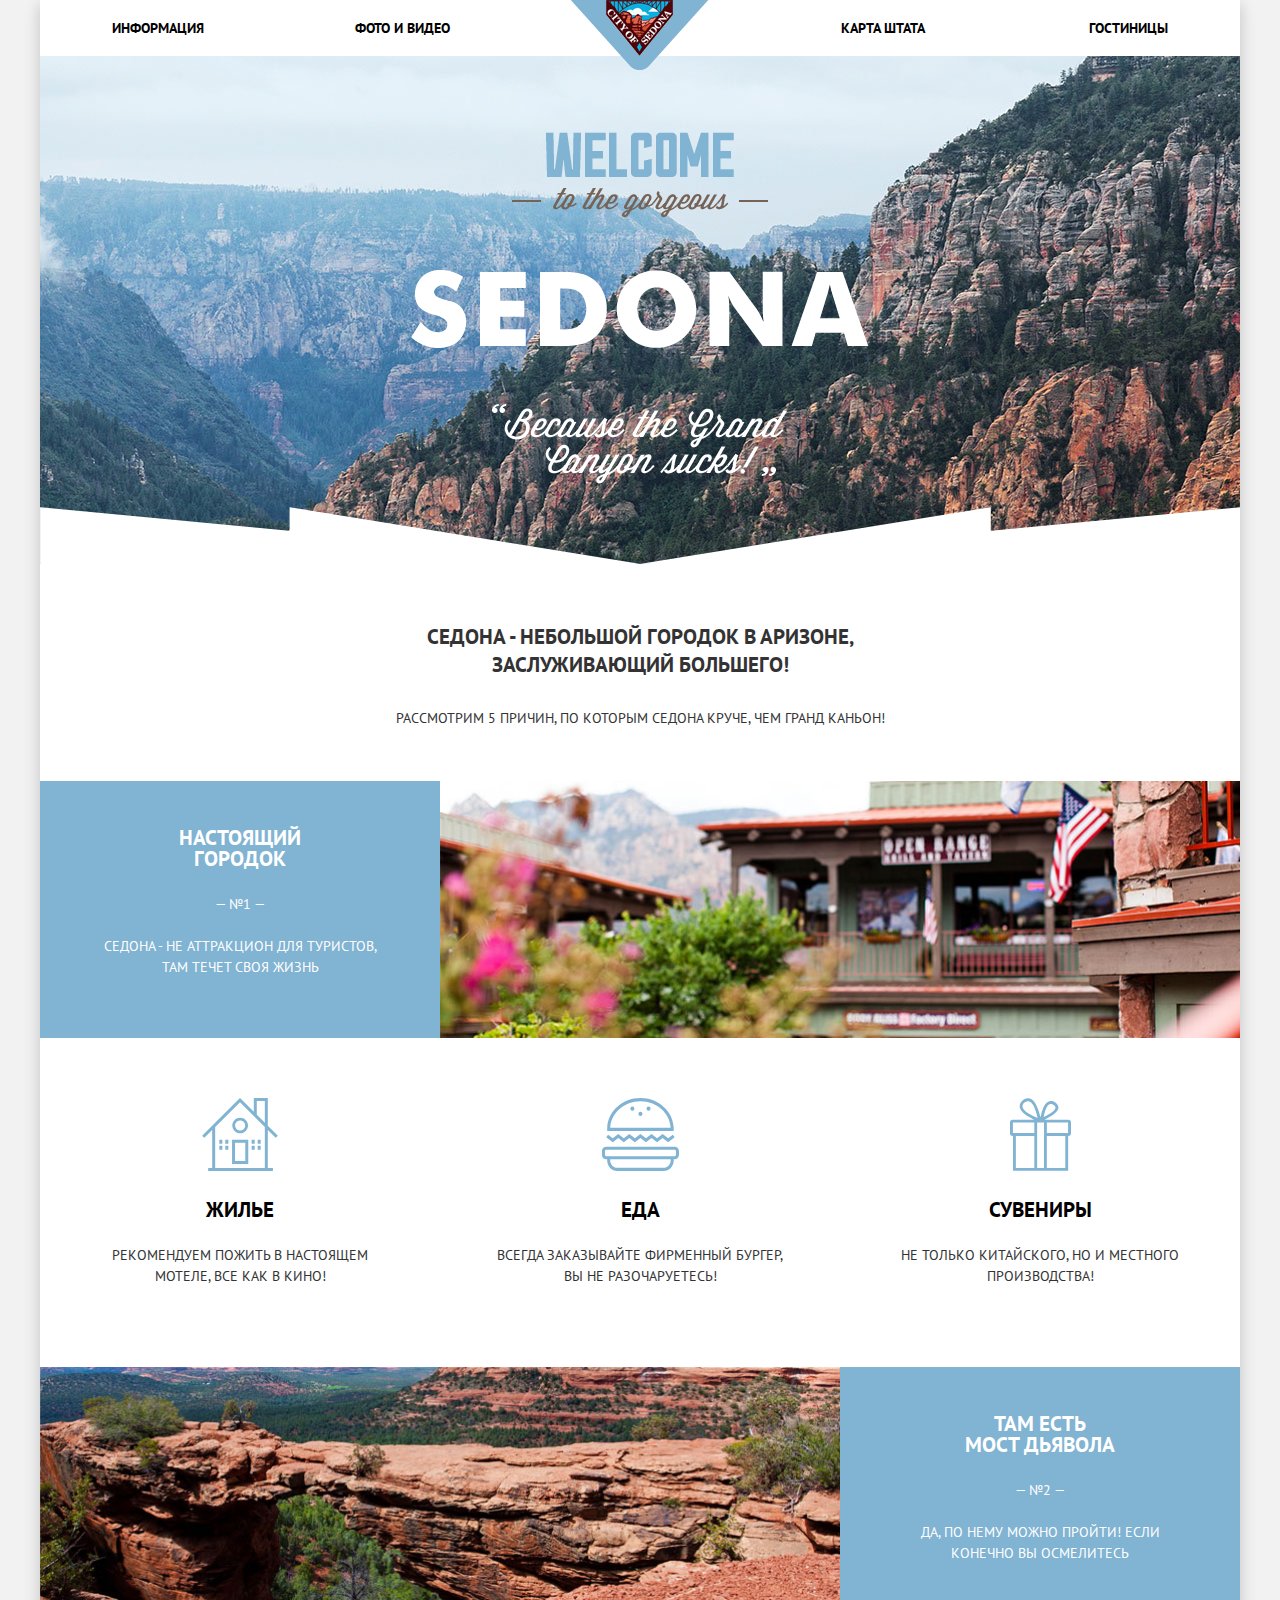
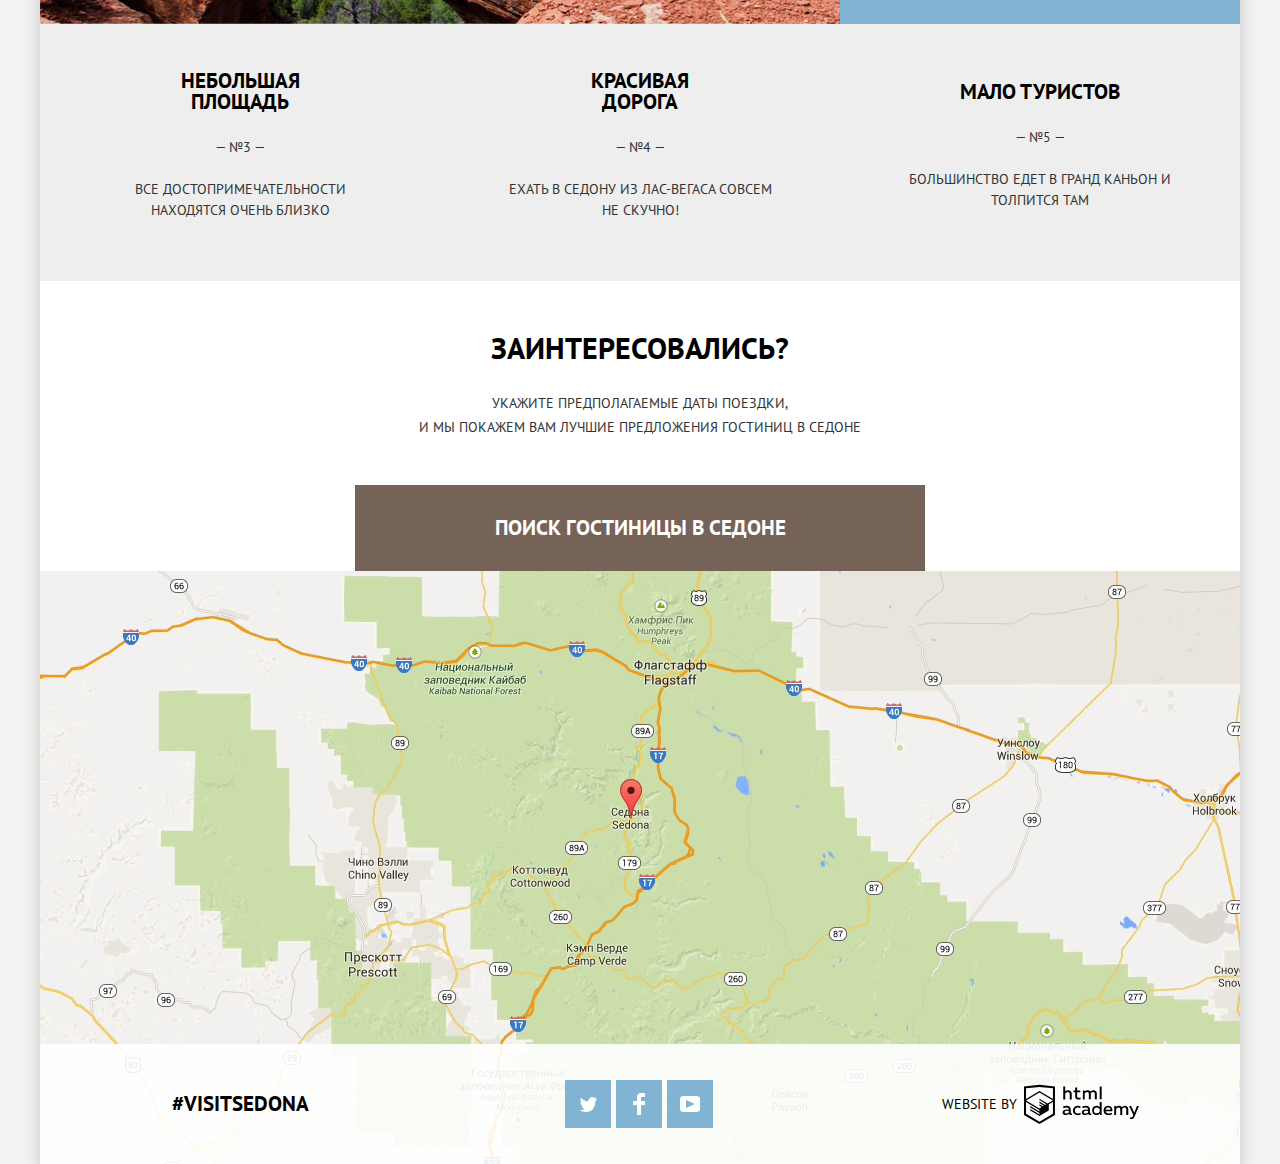
<file: index.html>
<!DOCTYPE html>
<html lang="ru" class="no-js">
<head>
  <meta charset="utf-8">
  <title>HTML Academy: Седона</title>
  <link href="https://fonts.googleapis.com/css?family=PT+Sans:400,700" rel="stylesheet">
  <link href="css/normalize.min.css" rel="stylesheet">
  <link href="css/style.min.css" rel="stylesheet">
  <script>
    const htmlEl= document.documentElement;
    /** No IE support for replace **/
    htmlEl.classList.remove('no-js');
    htmlEl.classList.add('js');
  </script>
</head>
<body>
  <div class=container>
    <header class="main-header content">
      <a class="main-header-logo" aria-label="Седона">
        <img src="img/logo.png" width="138" height="70" aria-hidden="true" alt="Логотип Седоны">
      </a>
      <nav class="main-navigation">
        <ul class="site-navigation">
          <li><a href="info.html">Информация</a></li>
          <li><a href="photovideo.html">Фото и видео</a></li>
          <li><a href="map.html">Карта штата</a></li>
          <li><a href="catalog.html">Гостиницы</a></li>
        </ul>
      </nav>
    </header>
    <main>
      <section class="intro">
        <div class="intro-theme">
          <img class="intro-theme-text" src="img/welcome.png" width="458" height="353" alt="Добро пожаловать в Седону">
        </div>
        <div class="intro-text">
          <h1 class="visually-hidden">Добро пожаловать в Седону!</h1>
          <p><b class="intro-slogan">Седона - небольшой городок в Аризоне, заслуживающий большего!</b></p>
          <p class="reason"> Рассмотрим 5 причин, по которым Седона круче, чем Гранд Каньон!</p>
        </div>
      </section>
      <section class="features">
        <h1 class="visually-hidden">5 причин</h1>
        <ol class="features-list">
          <li class="feature-item feature-item-special">
            <div class="line-feature-item">
              <div class="box-item box-feature-item">
                <h2>Настоящий городок</h2>
                <div class="feature-number"> №1 </div>
                <p>Седона - не аттракцион для туристов, там течет своя жизнь</p>
              </div>
              <div class="feature-photo feature-photo-1"></div>
            </div>
            <ul class="service-list">
              <li class="service-item box-item box-service-item">
                <div class="service-icon service-icon-house"></div>
                <h3>Жилье</h3>
                <p>Рекомендуем пожить в настоящем мотеле, все как в кино!</p>
              </li>
              <li class="service-item box-item box-service-item">
                <div class="service-icon service-icon-food"></div>
                <h3>Еда</h3>
                <p>Всегда заказывайте фирменный бургер, вы не разочаруетесь!</p>
              </li>
              <li class="service-item box-item box-service-item">
                <div class="service-icon service-icon-souvenirs"></div>
                <h3>Сувениры</h3>
                <p>Не только китайского, но и местного производства!</p>
              </li>
            </ul>
          </li>
          <li class="feature-item feature-item-special">
            <div class="line-feature-item">
              <div class="feature-photo feature-photo-2"></div>
              <div class="box-item box-feature-item">
                <h2>Там есть<br>мост дьявола</h2>
                <div class="feature-number feature-number-2"> №2 </div>
                <p>Да, по нему можно пройти! Если конечно вы осмелитесь</p>
              </div>
            </div>
          </li>
          <li class="feature-item box-item">
            <h2>Небольшая площадь</h2>
            <div class="feature-number"> №3 </div>
            <p>Все достопримечательности<br>находятся очень близко</p>
          </li>
          <li class="feature-item box-item">
            <h2>Красивая дорога</h2>
            <div class="feature-number"> №4 </div>
            <p>Ехать в Седону из Лас-Вегаса совсем<br>не скучно!</p>
          </li>
          <li class="feature-item box-item">
            <h2>Мало туристов</h2>
            <div class="feature-number"> №5 </div>
            <p>Большинство едет в Гранд Каньон и толпится там</p>
          </li>
        </ol>
      </section>
      <section class="book">
        <div class="book-intro">
          <h2>Заинтересовались?</h2>
          <p>Укажите предполагаемые даты поездки,<br>и мы покажем вам лучшие предложения гостиниц в Седоне</p>
          <div class="book-search">
            <button class="button button-search-form">Поиск гостиницы в Седоне</button>
            <form class="search-form" action="https://echo.htmlacademy.ru" method="get">
              <p class="search-item">
                <label for="search-datein">
                  <span class="datein-title">Дата заезда:</span>
                  <input class="search-date" id="search-datein" type="text" name="datein" value="24 апреля 2017">
                  <span class="calendar calendar-date-in">
                    <svg class="calendar-date" id="calendar-date-in" data-name="calendar" xmlns="http://www.w3.org/2000/svg" width="21" height="22" viewBox="0 0 21 22"><path d="M19.251 2.025h-2.845V.648c0-.381-.294-.689-.656-.689-.363 0-.656.308-.656.689v1.377h-3.938V.648c0-.381-.294-.689-.655-.689-.363 0-.657.308-.657.689v1.377H5.906V.648c0-.381-.294-.689-.656-.689-.363 0-.657.308-.657.689v1.377H1.75C.784 2.025 0 2.847 0 3.862v16.302C0 21.179.784 22 1.75 22h17.501c.966 0 1.749-.821 1.749-1.836V3.862c0-1.015-.783-1.837-1.749-1.837zm.437 18.139a.448.448 0 0 1-.437.459H1.75a.45.45 0 0 1-.438-.459V3.862a.45.45 0 0 1 .438-.459h2.844v1.378c0 .381.294.689.657.689.362 0 .656-.308.656-.689V3.403h3.938v1.378c0 .381.294.689.657.689.361 0 .655-.308.655-.689V3.403h3.938v1.378c0 .381.293.689.656.689.362 0 .656-.308.656-.689V3.403h2.845c.241 0 .437.206.437.459v16.302z"/><path d="M4.594 8.225h2.625v2.066H4.594zM4.594 11.668h2.625v2.067H4.594zM4.594 15.112h2.625v2.066H4.594zM9.188 15.112h2.625v2.066H9.188zM9.188 11.668h2.625v2.067H9.188zM9.188 8.225h2.625v2.066H9.188zM13.781 15.112h2.625v2.066h-2.625zM13.781 11.668h2.625v2.067h-2.625zM13.781 8.225h2.625v2.066h-2.625z"/></svg>
                  </span>
                </label>
              </p>
              <p class="search-item">
                <label for="search-dateout">
                  <span class="dateout-title">Дата выезда:</span>
                  <input class="search-date" id="search-dateout" type="text" name="dateout" value="4 июля 2017">
                  <span class="calendar calendar-date-out">
                    <svg class="calendar-date" id="calendar-date-out" data-name="calendar" xmlns="http://www.w3.org/2000/svg" width="21" height="22" viewBox="0 0 21 22"><path d="M19.251 2.025h-2.845V.648c0-.381-.294-.689-.656-.689-.363 0-.656.308-.656.689v1.377h-3.938V.648c0-.381-.294-.689-.655-.689-.363 0-.657.308-.657.689v1.377H5.906V.648c0-.381-.294-.689-.656-.689-.363 0-.657.308-.657.689v1.377H1.75C.784 2.025 0 2.847 0 3.862v16.302C0 21.179.784 22 1.75 22h17.501c.966 0 1.749-.821 1.749-1.836V3.862c0-1.015-.783-1.837-1.749-1.837zm.437 18.139a.448.448 0 0 1-.437.459H1.75a.45.45 0 0 1-.438-.459V3.862a.45.45 0 0 1 .438-.459h2.844v1.378c0 .381.294.689.657.689.362 0 .656-.308.656-.689V3.403h3.938v1.378c0 .381.294.689.657.689.361 0 .655-.308.655-.689V3.403h3.938v1.378c0 .381.293.689.656.689.362 0 .656-.308.656-.689V3.403h2.845c.241 0 .437.206.437.459v16.302z"/><path d="M4.594 8.225h2.625v2.066H4.594zM4.594 11.668h2.625v2.067H4.594zM4.594 15.112h2.625v2.066H4.594zM9.188 15.112h2.625v2.066H9.188zM9.188 11.668h2.625v2.067H9.188zM9.188 8.225h2.625v2.066H9.188zM13.781 15.112h2.625v2.066h-2.625zM13.781 11.668h2.625v2.067h-2.625zM13.781 8.225h2.625v2.066h-2.625z"/></svg>
                  </span>
                </label>
              </p>
              <div class="search-item-number">
                <div class="search-item search-item-adult">
                  <label for="search-adult">Взрослые:</label>
                  <div class="search-item-number-wrapper">
                    <button class="btn-number">-</button>
                    <input class="input-adult" id="search-adult" type="text" name="adult" pattern="\d" value="2">
                    <button class="btn-number">+</button>
                  </div>
                </div>
                <div class="search-item search-item-child">
                  <label for="search-child">Дети:</label>
                    <div class="search-item-number-wrapper">
                      <button class="btn-number">-</button>
                      <input class="input-child" id="search-child" type="text" name="child" pattern="\d" value="0">
                      <button class="btn-number">+</button>
                    </div>
                </div>
              </div>
              <button class="button button-show" type="submit">Найти</button>
            </form>
          </div>
        </div>
        <div class="map">
          <iframe src="https://www.google.com/maps/embed?pb=!1m18!1m12!1m3!1d88092.16473623434!2d-111.79715968802759!3d34.86264274245511!2m3!1f0!2f0!3f0!3m2!1i1024!2i768!4f13.1!3m3!1m2!1s0x872da132f942b00d%3A0x5548c523fa6c8efd!2z0KHQtdC00L7QvdCwLCDQkNGA0LjQt9C-0L3QsCA4NjMzNiwg0KHQqNCQ!5e0!3m2!1sru!2sru!4v1522100743180" allowfullscreen></iframe>
          <img src="img/map.jpg" width="1200" height="593" alt="Карта Седоны">
        </div>
      </section>
    </main>
    <footer class="main-footer main-footer-index-page">
      <div class="main-footer-col">#VISITSEDONA</div>
      <div class="main-footer-col">
        <ul class="footer-social">
          <li>
            <a class="social-button twitter" href="#" aria-label="Twitter">
              <svg class="social-icon" id="twitter" data-name="social_twitter" xmlns="http://www.w3.org/2000/svg" xmlns:xlink="http://www.w3.org/1999/xlink" width="17" height="15" viewBox="0 0 17 15"><path d="M10.95.144c1.685-.496 2.984.27 3.577 1.179.673-.231 1.331-.481 2.011-.708a2.345 2.345 0 0 1-.857 1.768c.685.17 1.304-.491 1.304-.491-.169 1-1.006 1.788-1.563 2.024-.231 6.75-3.175 11.217-10.077 11.082h-.446c-.41 0-4.164-.46-4.898-1.887 2.271.196 3.893-.422 4.693-1.177-.96-.3-2.679-.477-2.979-2.95.349.106.564.228 1.19.119C1.705 8.247.374 7.53.448 5.33c.285.328 1.067.536 1.34.472C1.085 5.561-.182 2.442.894.85c1.818 1.854 3.735 3.606 7.152 3.773C8.254 2.33 9.183.793 10.95.144z"/></svg>
            </a>
          </li>
          <li>
            <a class="social-button facebook" href="#" aria-label="Facebook">
              <svg class="social-icon" id="facebook" data-name="social_facebook" xmlns="http://www.w3.org/2000/svg" width="12" height="22" viewBox="0 0 12 22"><path d="M12 4V0H8a4 4 0 0 0-4 4v4H0v4h4v10h4V12h4V8H8V4h4z"/></svg>
            </a>
          </li>
          <li>
            <a class="social-button youtube" href="#" aria-label="YouTube">
              <svg class="social-icon" id="youtube" data-name="social_yotube" xmlns="http://www.w3.org/2000/svg" xmlns:xlink="http://www.w3.org/1999/xlink" width="20" height="16" viewBox="0 0 20 16"><path d="M17 0H3C1.35 0 0 1.35 0 3v10c0 1.65 1.35 3 3 3h14c1.65 0 3-1.35 3-3V3c0-1.65-1.35-3-3-3zM6.027 11.998V4.002L15.014 8l-8.987 3.998z"/></svg>
            </a>
          </li>
        </ul>
      </div>
      <div class="main-footer-col main-footer-logo">
        <p>Website by</p>
        <a href="https://htmlacademy.ru/intensive/htmlcss" aria-label="HTMLAcademy">
          <svg class="logo-htmlacademy" id="htmlacademy" data-name="htmlacademy_site" xmlns="http://www.w3.org/2000/svg" viewBox="0 0 108.08 36.85"><title>logo-htmlacademy-small1</title><path d="M44.61,26.88a2,2,0,0,0,.55-0.1v1.33a3.25,3.25,0,0,1-1.18.21,1.67,1.67,0,0,1-1.67-1,4.84,4.84,0,0,1-3.14,1.08c-1.51,0-2.91-.83-2.91-2.55,0-2.13,2-2.79,3.71-2.79a11.08,11.08,0,0,1,2.17.25v-0.3c0-1-.76-1.77-2.19-1.77a7.42,7.42,0,0,0-3,.64v-1.7a10.21,10.21,0,0,1,3.19-.55c2.36,0,3.81,1.12,3.81,3.65v3a0.54,0.54,0,0,0,.49.59h0.17Zm-6.44-1.13A1.35,1.35,0,0,0,39.63,27h0.11a3.39,3.39,0,0,0,2.41-1V24.58a9.72,9.72,0,0,0-1.81-.21c-1,0-2.16.33-2.16,1.38h0Zm12.36-6.11a5,5,0,0,1,2.57.64V22a4.08,4.08,0,0,0-2.3-.7,2.75,2.75,0,1,0,0,5.49,5,5,0,0,0,2.43-.64v1.71a6.27,6.27,0,0,1-2.76.57A4.21,4.21,0,0,1,46,24.51q0-.21,0-0.41a4.32,4.32,0,0,1,4.18-4.46h0.38Zm12.17,7.24a2,2,0,0,0,.55-0.1v1.33a3.25,3.25,0,0,1-1.18.21,1.67,1.67,0,0,1-1.67-1,4.84,4.84,0,0,1-3.14,1.08c-1.51,0-2.91-.83-2.91-2.55,0-2.13,2-2.79,3.71-2.79a11.08,11.08,0,0,1,2.17.25v-0.3c0-1-.76-1.77-2.19-1.77a7.42,7.42,0,0,0-3,.64v-1.7a10.21,10.21,0,0,1,3.19-.55c2.36,0,3.81,1.12,3.81,3.65v3a0.54,0.54,0,0,0,.49.59h0.17Zm-6.44-1.13A1.35,1.35,0,0,0,57.73,27h0.11a3.39,3.39,0,0,0,2.41-1V24.58a9.72,9.72,0,0,0-1.81-.21c-1.06,0-2.16.33-2.16,1.38h0ZM73,16V28.2H71.35V26.88a3.88,3.88,0,0,1-3.19,1.54,4.4,4.4,0,0,1,0-8.78,3.81,3.81,0,0,1,3,1.3V16H73Zm-4.53,5.22a2.76,2.76,0,1,0,0,5.52A2.86,2.86,0,0,0,71.15,25V23A2.91,2.91,0,0,0,68.49,21.27ZM79,19.64c3.31,0,4.46,2.68,3.92,5.09H76.7c0.21,1.5,1.67,2.11,3.19,2.11a6.11,6.11,0,0,0,2.64-.59v1.6a7.14,7.14,0,0,1-3,.57C77,28.42,74.78,27,74.78,24a4.18,4.18,0,0,1,4-4.39H79Zm0.09,1.54a2.28,2.28,0,0,0-2.44,2.1v0.06H81.3A2,2,0,0,0,79.13,21.18Zm5.73,7V19.87h1.65v1a3.81,3.81,0,0,1,2.78-1.27A2.86,2.86,0,0,1,91.89,21a4.12,4.12,0,0,1,2.91-1.33A3.06,3.06,0,0,1,98,23V28.2h-1.9V23.05a1.59,1.59,0,0,0-1.42-1.75H94.42a2.8,2.8,0,0,0-2.07,1.12V28.2h-1.9V23.05A1.59,1.59,0,0,0,89,21.31H88.8a3,3,0,0,0-2.21,1.29v5.63H84.86Zm21.31-8.33h1.9l-3.91,9.46c-0.9,2.17-2.09,2.86-3.35,2.86a4.76,4.76,0,0,1-1.1-.14V30.46a2.86,2.86,0,0,0,.85.12c0.9,0,1.58-.64,2.07-1.9l0.17-.42-4-8.4h2l2.86,6.29ZM38.73,1.46V6.22a3.81,3.81,0,0,1,2.7-1.14,3.25,3.25,0,0,1,3.44,3.4v5.15H43V8.72a1.81,1.81,0,0,0-1.61-2h-0.3a2.93,2.93,0,0,0-2.32,1.39v5.52h-1.9V1.46h1.9ZM49.94,2.31v3h3V6.91h-3v3.81c0,1.1.5,1.46,1.58,1.46a4.49,4.49,0,0,0,1.69-.33v1.6A6.8,6.8,0,0,1,51,13.8a2.55,2.55,0,0,1-2.86-2.74V6.89H46.58V5.26h1.5V2.74Zm5.4,11.31V5.28H57v1A3.81,3.81,0,0,1,59.77,5a2.86,2.86,0,0,1,2.6,1.33A4.12,4.12,0,0,1,65.28,5,3.06,3.06,0,0,1,68.44,8.4v5.21h-1.9V8.46a1.59,1.59,0,0,0-1.42-1.75H64.89a2.8,2.8,0,0,0-2.07,1.12v5.78h-1.9V8.46A1.59,1.59,0,0,0,59.5,6.71H59.27A3,3,0,0,0,57.06,8v5.63H55.34ZM71.17,1.45H73V13.6H71.17V1.45ZM14.71,0H14.55L0,1.54V28.21l14.55,8.66,14.55-8.66V1.54Zm12.5,27.1L14.55,34.64,1.9,27.12V16.18l12.59,7.5V25L5.86,19.9v1.31l8.68,5.21v1.39L5.87,22.65V24l8.68,5.21,8.75-5.24V18.31L27.2,16V27.12Zm0-12.53-3.48,2-1.6,1L14.51,13v1.31L21,18.23H21l-0.14.09-1,.54-5.37-3.2V17l4.24,2.52-1,.67-3.2-1.9v1.31l2.1,1.24L14.5,22.1,2,14.65,14.51,7.11Zm0-1.32L14.49,5.76,1.91,13.25v-10L14.56,1.92,27.21,3.25v10h0Z" transform="translate(0 -0.02)"/></svg>
        </a>
      </div>
    </footer>
  </div>
  <script src="js/script.min.js"></script>
</body>
</html>
</file>
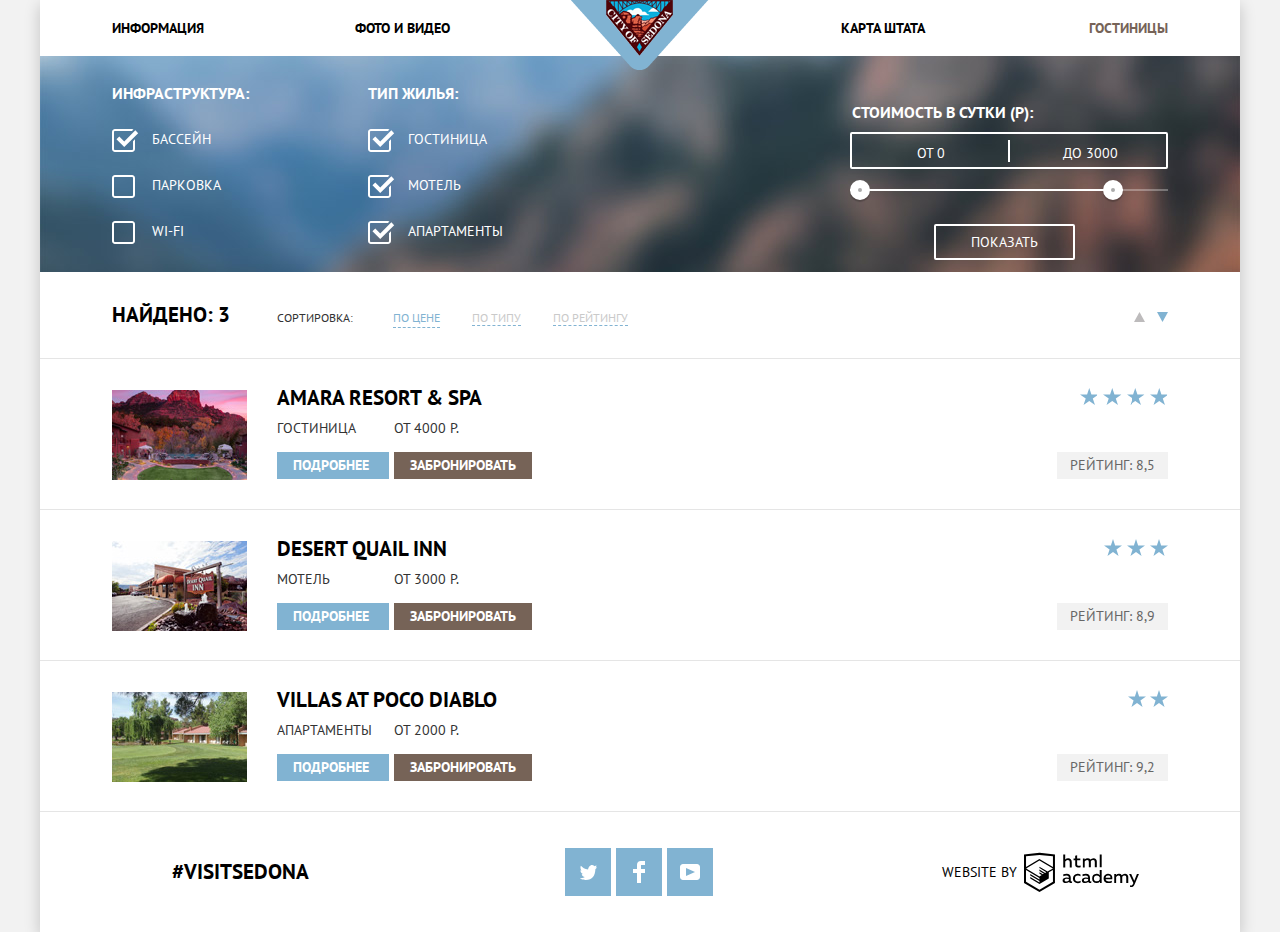
<file: catalog.html>
<!DOCTYPE html>
<html lang="ru">
<head>
  <meta charset="utf-8">
  <title>HTML Academy: Седона</title>
  <link href="https://fonts.googleapis.com/css?family=PT+Sans:400,700" rel="stylesheet">
  <link href="css/normalize.min.css" rel="stylesheet">
  <link href="css/style.min.css" rel="stylesheet">
</head>
<body>
  <div class=container>
    <header class="main-header content">
      <a class="main-header-logo" href="index.html" aria-label="Седона">
        <img src="img/logo.png" width="138" height="70" aria-hidden="true" alt="Логотип Седоны">
      </a>
      <nav class="main-navigation">
        <ul class="site-navigation">
          <li ><a href="info.html">Информация</a></li>
          <li><a href="photovideo.html">Фото и видео</a></li>
          <li><a href="map.html">Карта штата</a></li>
          <li class="page-current"><a>Гостиницы</a></li>
        </ul>
      </nav>
    </header>
    <main>
      <h1 class="visually-hidden">Поиск отеля</h1>
      <section class="filters">
        <h2 class="visually-hidden">Фильтр отелей</h2>
        <form class="filter-form" method="get" action="https://echo.htmlacademy.ru">
          <div class="filter-form-wrapper content">
            <fieldset class="filter-infrastructure">
              <legend>Инфраструктура:</legend>
              <ul class="filter-list" >
                <li class="filter-option">
                  <input class="visually-hidden filter-input filter-input-checkbox" type="checkbox" name="pool" id="filter-pool" checked>
                  <label for="filter-pool">Бассейн</label>
                </li>
                <li class="filter-option">
                  <input class="visually-hidden filter-input filter-input-checkbox" type="checkbox" name="parking" id="filter-parking">
                  <label for="filter-parking">Парковка</label>
                </li>
                <li class="filter-option">
                  <input class="visually-hidden filter-input filter-input-checkbox" type="checkbox" name="wi-fi" id="filter-wi-fi">
                  <label for="filter-wi-fi">Wi-fi</label>
                </li>
              </ul>
            </fieldset>
            <fieldset class="filter-type-hotel">
              <legend>Тип жилья:</legend>
              <ul class="filter-list">
                <li class="filter-option">
                  <input class="visually-hidden filter-input filter-input-checkbox" type="checkbox" name="hotel" id="filter-hotel" checked>
                  <label for="filter-hotel">Гостиница</label>
                </li>
                <li class="filter-option">
                  <input class="visually-hidden filter-input filter-input-checkbox" type="checkbox" name="motel" id="filter-motel" checked>
                  <label for="filter-motel">Мотель</label>
                </li>
                <li class="filter-option">
                  <input class="visually-hidden filter-input filter-input-checkbox" type="checkbox" name="apartments" id="filter-apartments" checked>
                  <label for="filter-apartments">Апартаменты</label>
                </li>
              </ul>
            </fieldset>
            <div class="filter-price-button">
              <fieldset class="filter-price">
                <legend>Стоимость в сутки (р):</legend>
                <div class="price-controls">
                  <label class="min-price">от <input type="text" name="min-price" value="0"></label>
                  <label class="max-price">до <input type="text" name="max-price" value="3000"></label>
                </div>
                <div class="range-controls">
                  <div class="scale">
                    <div class="bar" style="left: 0%; right: 14%;"></div>
                  </div>
                  <div class="range-toggle range-toggle-min" style="left: 0%;"></div>
                  <div class="range-toggle range-toggle-max" style="right: 14%;"></div>
                </div>
              </fieldset>
              <button class="filter-show" type="submit">Показать</button>
            </div>
          </div>
        </form>
      </section>
      <section class="catalog">
        <div class="content">
          <h2 class="visually-hidden">Результат поиска</h2>
          <div class="catalog-sorting">
            <p>Найдено: 3</p>
            <div class="sorting">
              <h3>Сортировка:</h3>
              <ul class="sorting-list">
                <li class="sorting-current">По цене</li>
                <li><a class="sorting-by-type" href="#">По типу</a></li>
                <li><a class="sorting-by-raiting" href="#">По рейтингу</a></li>
              </ul>
            </div>
            <div class="sorting-button">
              <a class="sorting-down" href="#" title="Сортировка по возрастанию">
                <svg class="sorting-arrow" id="sorting-down" xmlns="http://www.w3.org/2000/svg" width="11" height="10" viewBox="0 0 11 10"><path d="M5.5 0L0 10h11z"/></svg>
              </a>
              <svg class="sorting-arrow sorting-arrow-current" id="sorting-up" xmlns="http://www.w3.org/2000/svg" width="11" height="10" viewBox="0 0 11 10"><path d="M5.5 10L0 0h11"/></svg>
            </div>
          </div>
        </div>
        <ul class="hotel-list">
          <li class="hotel-item">
            <div class="hotel-item-wrapper content"> <!--Обертка нужна для того, чтобы рамка каждого li тянулась по всей ширине-->
              <div class="hotel-photo">
                <img src="img/amara_resort.jpg" width="135" height="90" alt="Фото Amara resort&spa">
              </div>
              <div class="hotel-info">
                <h3><a class="hotel-name" href="amara_resort.html">Amara resort & spa</a></h3>
                <div class="hotel-info-wrapper">
                  <div class="column-1">
                    <p class="type-hotel">Гостиница</p>
                    <a class="button button-more" href="desert_quail.html">Подробнее</a>
                  </div>
                  <div class="column-2">
                    <p class="price-hotel">от 4000 р.</p>
                    <a class="button button-book" href="book_amara_resort.html">Забронировать</a>
                  </div>
                </div>
              </div>
              <div class="hotel-raiting">
                <div class="stars" style="width: 88px"></div>
                <div class="raiting">Рейтинг: 8,5</div>
              </div>
            </div>
          </li>
          <li class="hotel-item">
            <div class="hotel-item-wrapper content"> <!--Обертка нужна для того, чтобы рамка каждого li тянулась по всей ширине-->
              <div class="hotel-photo">
                <img src="img/desert_quail.jpg" width="135" height="90" alt="Фото Desert Quail INN">
              </div>
              <div class="hotel-info">
                <h3><a class="hotel-name" href="desert_quail.html">Desert Quail INN</a></h3>
                <div class="hotel-info-wrapper">
                  <div class="column-1">
                    <p class="type-hotel">Мотель</p>
                    <a class="button button-more" href="desert_quail.html">Подробнее</a>
                  </div>
                  <div class="column-2">
                    <p class="price-hotel">от 3000 р.</p>
                    <a class="button button-book" href="book_amara_resort.html">Забронировать</a>
                  </div>
                </div>
              </div>
              <div class="hotel-raiting">
                <div class="stars" style="width: 64px"></div>
                <div class="raiting">Рейтинг: 8,9</div>
              </div>
            </div>
          </li>
          <li class="hotel-item">
            <div class="hotel-item-wrapper content"> <!--Обертка нужна для того, чтобы рамка каждого li тянулась по всей ширине-->
              <div class="hotel-photo">
                <img src="img/villas_at_poco_diablo.jpg" width="135" height="90" alt="Фото Villas at Poco Diablo">
              </div>
              <div class="hotel-info">
                <h3><a class="hotel-name" href="vallas_at_poco_diablo.html">Villas at Poco Diablo</a></h3>
                <div class="hotel-info-wrapper">
                  <div class="column-1">
                    <p class="type-hotel">Апартаменты</p>
                    <a class="button button-more" href="villas_at_poco_diablo.html">Подробнее</a>
                  </div>
                  <div class="column-2">
                    <p class="price-hotel">от 2000 р.</p>
                    <a class="button button-book" href="villas_at_poco_diablo.html">Забронировать</a>
                  </div>
                </div>
              </div>
              <div class="hotel-raiting">
                <div class="stars" style="width: 40px"></div>
                <div class="raiting">Рейтинг: 9,2</div>
              </div>
            </div>
          </li>
        </ul>
      </section>
    </main>
    <footer class="main-footer">
      <div class="main-footer-col">#VISITSEDONA</div>
      <div class="main-footer-col">
        <ul class="footer-social">
          <li>
            <a class="social-button twitter" href="#" aria-label="Twitter">
              <svg class="social-icon" id="twitter" data-name="social_twitter" xmlns="http://www.w3.org/2000/svg" xmlns:xlink="http://www.w3.org/1999/xlink" width="17" height="15" viewBox="0 0 17 15"><path d="M10.95.144c1.685-.496 2.984.27 3.577 1.179.673-.231 1.331-.481 2.011-.708a2.345 2.345 0 0 1-.857 1.768c.685.17 1.304-.491 1.304-.491-.169 1-1.006 1.788-1.563 2.024-.231 6.75-3.175 11.217-10.077 11.082h-.446c-.41 0-4.164-.46-4.898-1.887 2.271.196 3.893-.422 4.693-1.177-.96-.3-2.679-.477-2.979-2.95.349.106.564.228 1.19.119C1.705 8.247.374 7.53.448 5.33c.285.328 1.067.536 1.34.472C1.085 5.561-.182 2.442.894.85c1.818 1.854 3.735 3.606 7.152 3.773C8.254 2.33 9.183.793 10.95.144z"/></svg>
            </a>
          </li>
          <li>
            <a class="social-button facebook" href="#" aria-label="Facebook">
              <svg class="social-icon" id="facebook" data-name="social_facebook" xmlns="http://www.w3.org/2000/svg" width="12" height="22" viewBox="0 0 12 22"><path d="M12 4V0H8a4 4 0 0 0-4 4v4H0v4h4v10h4V12h4V8H8V4h4z"/></svg>
            </a>
          </li>
          <li>
            <a class="social-button youtube" href="#" aria-label="YouTube">
              <svg class="social-icon" id="youtube" data-name="social_yotube" xmlns="http://www.w3.org/2000/svg" xmlns:xlink="http://www.w3.org/1999/xlink" width="20" height="16" viewBox="0 0 20 16"><path d="M17 0H3C1.35 0 0 1.35 0 3v10c0 1.65 1.35 3 3 3h14c1.65 0 3-1.35 3-3V3c0-1.65-1.35-3-3-3zM6.027 11.998V4.002L15.014 8l-8.987 3.998z"/></svg>
            </a>
          </li>
        </ul>
      </div>
      <div class="main-footer-col main-footer-logo">
        <p>Website by</p>
        <a href="https://htmlacademy.ru/intensive/htmlcss" aria-label="HTMLAcademy">
          <svg class="logo-htmlacademy" id="htmlacademy" data-name="htmlacademy_site" xmlns="http://www.w3.org/2000/svg" viewBox="0 0 108.08 36.85"><title>logo-htmlacademy-small1</title><path d="M44.61,26.88a2,2,0,0,0,.55-0.1v1.33a3.25,3.25,0,0,1-1.18.21,1.67,1.67,0,0,1-1.67-1,4.84,4.84,0,0,1-3.14,1.08c-1.51,0-2.91-.83-2.91-2.55,0-2.13,2-2.79,3.71-2.79a11.08,11.08,0,0,1,2.17.25v-0.3c0-1-.76-1.77-2.19-1.77a7.42,7.42,0,0,0-3,.64v-1.7a10.21,10.21,0,0,1,3.19-.55c2.36,0,3.81,1.12,3.81,3.65v3a0.54,0.54,0,0,0,.49.59h0.17Zm-6.44-1.13A1.35,1.35,0,0,0,39.63,27h0.11a3.39,3.39,0,0,0,2.41-1V24.58a9.72,9.72,0,0,0-1.81-.21c-1,0-2.16.33-2.16,1.38h0Zm12.36-6.11a5,5,0,0,1,2.57.64V22a4.08,4.08,0,0,0-2.3-.7,2.75,2.75,0,1,0,0,5.49,5,5,0,0,0,2.43-.64v1.71a6.27,6.27,0,0,1-2.76.57A4.21,4.21,0,0,1,46,24.51q0-.21,0-0.41a4.32,4.32,0,0,1,4.18-4.46h0.38Zm12.17,7.24a2,2,0,0,0,.55-0.1v1.33a3.25,3.25,0,0,1-1.18.21,1.67,1.67,0,0,1-1.67-1,4.84,4.84,0,0,1-3.14,1.08c-1.51,0-2.91-.83-2.91-2.55,0-2.13,2-2.79,3.71-2.79a11.08,11.08,0,0,1,2.17.25v-0.3c0-1-.76-1.77-2.19-1.77a7.42,7.42,0,0,0-3,.64v-1.7a10.21,10.21,0,0,1,3.19-.55c2.36,0,3.81,1.12,3.81,3.65v3a0.54,0.54,0,0,0,.49.59h0.17Zm-6.44-1.13A1.35,1.35,0,0,0,57.73,27h0.11a3.39,3.39,0,0,0,2.41-1V24.58a9.72,9.72,0,0,0-1.81-.21c-1.06,0-2.16.33-2.16,1.38h0ZM73,16V28.2H71.35V26.88a3.88,3.88,0,0,1-3.19,1.54,4.4,4.4,0,0,1,0-8.78,3.81,3.81,0,0,1,3,1.3V16H73Zm-4.53,5.22a2.76,2.76,0,1,0,0,5.52A2.86,2.86,0,0,0,71.15,25V23A2.91,2.91,0,0,0,68.49,21.27ZM79,19.64c3.31,0,4.46,2.68,3.92,5.09H76.7c0.21,1.5,1.67,2.11,3.19,2.11a6.11,6.11,0,0,0,2.64-.59v1.6a7.14,7.14,0,0,1-3,.57C77,28.42,74.78,27,74.78,24a4.18,4.18,0,0,1,4-4.39H79Zm0.09,1.54a2.28,2.28,0,0,0-2.44,2.1v0.06H81.3A2,2,0,0,0,79.13,21.18Zm5.73,7V19.87h1.65v1a3.81,3.81,0,0,1,2.78-1.27A2.86,2.86,0,0,1,91.89,21a4.12,4.12,0,0,1,2.91-1.33A3.06,3.06,0,0,1,98,23V28.2h-1.9V23.05a1.59,1.59,0,0,0-1.42-1.75H94.42a2.8,2.8,0,0,0-2.07,1.12V28.2h-1.9V23.05A1.59,1.59,0,0,0,89,21.31H88.8a3,3,0,0,0-2.21,1.29v5.63H84.86Zm21.31-8.33h1.9l-3.91,9.46c-0.9,2.17-2.09,2.86-3.35,2.86a4.76,4.76,0,0,1-1.1-.14V30.46a2.86,2.86,0,0,0,.85.12c0.9,0,1.58-.64,2.07-1.9l0.17-.42-4-8.4h2l2.86,6.29ZM38.73,1.46V6.22a3.81,3.81,0,0,1,2.7-1.14,3.25,3.25,0,0,1,3.44,3.4v5.15H43V8.72a1.81,1.81,0,0,0-1.61-2h-0.3a2.93,2.93,0,0,0-2.32,1.39v5.52h-1.9V1.46h1.9ZM49.94,2.31v3h3V6.91h-3v3.81c0,1.1.5,1.46,1.58,1.46a4.49,4.49,0,0,0,1.69-.33v1.6A6.8,6.8,0,0,1,51,13.8a2.55,2.55,0,0,1-2.86-2.74V6.89H46.58V5.26h1.5V2.74Zm5.4,11.31V5.28H57v1A3.81,3.81,0,0,1,59.77,5a2.86,2.86,0,0,1,2.6,1.33A4.12,4.12,0,0,1,65.28,5,3.06,3.06,0,0,1,68.44,8.4v5.21h-1.9V8.46a1.59,1.59,0,0,0-1.42-1.75H64.89a2.8,2.8,0,0,0-2.07,1.12v5.78h-1.9V8.46A1.59,1.59,0,0,0,59.5,6.71H59.27A3,3,0,0,0,57.06,8v5.63H55.34ZM71.17,1.45H73V13.6H71.17V1.45ZM14.71,0H14.55L0,1.54V28.21l14.55,8.66,14.55-8.66V1.54Zm12.5,27.1L14.55,34.64,1.9,27.12V16.18l12.59,7.5V25L5.86,19.9v1.31l8.68,5.21v1.39L5.87,22.65V24l8.68,5.21,8.75-5.24V18.31L27.2,16V27.12Zm0-12.53-3.48,2-1.6,1L14.51,13v1.31L21,18.23H21l-0.14.09-1,.54-5.37-3.2V17l4.24,2.52-1,.67-3.2-1.9v1.31l2.1,1.24L14.5,22.1,2,14.65,14.51,7.11Zm0-1.32L14.49,5.76,1.91,13.25v-10L14.56,1.92,27.21,3.25v10h0Z" transform="translate(0 -0.02)"/></svg>
        </a>
      </div>
    </footer>
  </div>
</body>
</html>
</file>
<file: css/style.min.css>
body{margin:0;padding:0;font-family:"PT Sans",Arial,sans-serif;font-size:14px;line-height:21px;font-weight:400;color:#333;text-transform:uppercase;background-color:#f2f2f2}a{text-decoration:none}a:focus{outline:0}img{max-width:100%;height:auto}.visually-hidden:not(:focus):not(:active),input[type=checkbox].visually-hidden{position:absolute;width:1px;height:1px;margin:-1px;border:0;padding:0;white-space:nowrap;-webkit-clip-path:inset(100%);clip-path:inset(100%);clip:rect(0 0 0 0);overflow:hidden}.container{position:relative;width:1200px;margin:0 auto;padding:0;background-color:#fff;box-shadow:0 5px 15px 0 rgba(0,1,1,.2)}.content{width:1056px;margin:0 auto}.main-header{position:relative}.main-header-logo{position:absolute;left:50%;width:138px;height:70px;-webkit-transform:translateX(-50%);-ms-transform:translateX(-50%);transform:translateX(-50%)}.main-navigation{line-height:26px;font-weight:700;color:#000;background-color:#fff}.site-navigation{display:-webkit-box;display:-ms-flexbox;display:flex;-webkit-box-pack:justify;-ms-flex-pack:justify;justify-content:space-between;-webkit-box-align:center;-ms-flex-align:center;align-items:center;-ms-flex-wrap:wrap;flex-wrap:wrap;width:100%;margin:0;padding:15px 0;list-style:none}.site-navigation li{width:243px}.site-navigation li:nth-child(4n+1),.site-navigation li:nth-child(4n+2){text-align:left}.site-navigation li:nth-child(4n+2){margin-right:auto}.site-navigation li:nth-child(4n+3){margin-left:auto}.site-navigation li:nth-child(4n+3),.site-navigation li:nth-child(4n+4){text-align:right}.site-navigation a{color:#000}.site-navigation a:hover,.site-navigation a:focus{color:#81b3d2;outline:0}.site-navigation a:active{color:rgba(0,0,0,.3)}.page-current a{color:#766357;cursor:pointer}.intro{line-height:26px;background-color:#fff;text-align:center}.intro-theme{width:100%;height:508px;margin-bottom:60px;background-color:#3b534b;background:url(../img/shape1.png),url(../img/mountains.jpg);background-repeat:no-repeat;background-size:contain,contain;background-position:center 451px,top center}.intro-theme img{margin:76px 0 80px 0}.intro-text{width:600px;margin-bottom:25px;padding:0 300px}.intro-text p{margin:0;padding:0;padding-bottom:25px}b.intro-slogan{font-size:21px;font-weight:700}.features-list,.service-list{list-style:none}.features-list{display:-webkit-box;display:-ms-flexbox;display:flex;-ms-flex-wrap:wrap;flex-wrap:wrap;-webkit-box-align:center;-ms-flex-align:center;align-items:center;margin-bottom:49px;padding:0;background-color:#eee}.features-list h2,.features-list h3{margin:0;margin-bottom:25px;padding:0 120px;font-size:21px;line-height:21px;font-weight:700;color:#000}.features-list p,.service-item p{margin:0;padding:0 55px}.feature-number{margin-bottom:21px}.feature-number::before,.feature-number::after{content:"—"}.line-feature-item{display:-webkit-box;display:-ms-flexbox;display:flex;-ms-flex-wrap:wrap;flex-wrap:wrap;-webkit-box-orient:horizontal;-webkit-box-direction:normal;-ms-flex-direction:row;flex-direction:row;-webkit-box-pack:justify;-ms-flex-pack:justify;justify-content:space-between;width:1200px;color:#fff;background-color:#81b3d2}.line-feature-item h2{color:#fff}.box-item{width:400px;padding-top:46px;padding-bottom:60px;text-align:center}.feature-photo{width:800px}.feature-photo-1{background-image:url(../img/sedona_view.jpg);background-color:#81b3d2;background-repeat:no-repeat;background-position:0 0;background-size:cover}.feature-photo-2{background-image:url(../img/bridge.jpg);background-color:#81b3d2;background-repeat:no-repeat;background-position:0 0;background-size:cover}.service-list{display:-webkit-box;display:-ms-flexbox;display:flex;-ms-flex-wrap:wrap;flex-wrap:wrap;-webkit-box-align:baseline;-ms-flex-align:baseline;align-items:baseline;-webkit-box-pack:justify;-ms-flex-pack:justify;justify-content:space-between;padding:0;background-color:#fff}.box-service-item{padding-top:60px;padding-bottom:80px}.feature-number-2{padding-left:40px;padding-right:40px}.service-icon{width:79px;height:73px;margin:0 auto;margin-bottom:28px;background-color:#fff;background-repeat:no-repeat;background-position:center;background-size:contain}.service-icon-house{background-image:url(../img/icon-1.svg)}.service-icon-food{background-image:url(../img/icon-2.svg)}.service-icon-souvenirs{background-image:url(../img/icon-3.svg)}.book{width:1200px;text-align:center}.book-intro{position:relative;line-height:24px}.book-intro h2{margin:0;margin-bottom:25px;padding:0 315px;font-size:30px;line-height:36px;font-weight:700;color:#000;text-align:center}.book-intro>p{margin:0;padding:0 315px;margin-bottom:45px}.book-search{position:absolute;z-index:10;top:155px;left:50%;width:570px;background:#fff;background-size:481px;-webkit-transform:translateX(-50%);-ms-transform:translateX(-50%);transform:translateX(-50%)}.button-search-form{width:100%;padding:30px 84px;margin:0}.search-form{width:460px;margin:0 auto;font-size:14px;line-height:26px;font-weight:700;color:#000}.js .search-form{display:none}.js .open-search-form{display:block;-webkit-animation-name:opening;animation-name:opening;-webkit-animation-duration:300ms;animation-duration:300ms;-webkit-animation-timing-function:ease-in;animation-timing-function:ease-in}.js .search-form-error{animation:shake .6s}@keyframes opening{0%{overflow-y:hidden;height:0;opacity:0;-webkit-transform:translateY(-55px);transform:translateY(-55px)}40%{opacity:0}to{overflow-y:hidden;height:395px}}@keyframes shake{0%,to{transform:translateX(0)}10%,30%,50%,70%,90%{transform:translateX(-10px)}20%,40%,60%,80%{transform:translateX(10px)}}.search-item{margin:0;margin-bottom:30px}.search-form p:first-child{padding-top:55px}.search-item label{position:relative;display:-webkit-box;display:-ms-flexbox;display:flex;-webkit-box-pack:justify;-ms-flex-pack:justify;justify-content:space-between;-webkit-box-align:center;-ms-flex-align:center;align-items:center}.search-form input:hover{background-color:#ebebeb;outline:0}.search-form input:focus{background-color:#fff;outline:1px solid #ebebeb}input[type=text]{box-sizing:border-box;height:38px;margin-left:auto;padding:10px 12px;background-color:#f2f2f2;text-transform:uppercase;font-weight:700;border:0}input[type=text]::-ms-clear{display:none;width:0;height:0}.search-date{width:345px}.search-item .calendar{position:absolute;top:8px;right:8px;fill:#cacaca;cursor:pointer}.search-item .calendar:hover,.search-item .calendar:focus{fill:#000}.search-item .calendar:active,.calendar-date:active path{fill:#81b3d2}.search-item-number{display:-webkit-box;display:-ms-flexbox;display:flex;-webkit-box-pack:justify;-ms-flex-pack:justify;justify-content:space-between;margin-bottom:25px}.input-adult,.input-child{width:40px}.search-item-number input{text-align:center}.search-item-adult,.search-item-child{display:-webkit-box;display:-ms-flexbox;display:flex;-webkit-box-pack:justify;-ms-flex-pack:justify;justify-content:space-between;-webkit-box-align:center;-ms-flex-align:center;align-items:center;width:229px}.search-item-child{margin-left:auto}.search-item-child label{padding-left:50px}.search-item-number-wrapper{display:-webkit-box;display:-ms-flexbox;display:flex;-webkit-box-align:center;-ms-flex-align:center;align-items:center;-webkit-box-pack:justify;-ms-flex-pack:justify;justify-content:space-between;margin-left:auto;width:114px}.btn-number{display:inline-block;width:38px;height:38px;margin:0;padding:0;font-size:25px;line-height:26px;vertical-align:middle;font-weight:700;color:#a9a9a9;background-color:#f2f2f2;border:0;cursor:pointer}.btn-number:hover,.btn-number:focus{color:#000;outline:0}.btn-number:active{color:#81b3d2}.button-show{width:100%;margin:0;margin-bottom:50px;padding:16px 30px}.map{width:100%;padding:0;margin-top:132px}.map img{display:block}.map iframe{position:absolute;left:-50%;z-index:2;width:1200px;height:593px;frameborder:0;border:0;border:0;-webkit-transform:translateX(50%);-ms-transform:translateX(50%);transform:translateX(50%)}.button{text-transform:uppercase;font-weight:700;background-color:#766357;border:0;cursor:pointer}.button-search-form,.button-show{font-size:21px;line-height:26px;color:#fff}.button-book,.button-more{font-size:14px;line-height:21px;color:#fff}.button-search-form,.button-book{color:#fff}.button-search-form:hover,.button-search-form:focus,.button-book:hover,.button-book:focus{background-color:#604e43;outline:0}.button-search-form:active,.button-book:active{background-color:#503e33;color:#cacaca}.button-show,.button-more{background-color:#81b3d2}.button-show:hover,.button-show:focus,.button-more:hover,.button-more:focus{background-color:#669ec0;outline:0}.button-show:active,.button-more:active{background-color:#5496bd;color:#cacaca}.main-footer{display:-webkit-box;display:-ms-flexbox;display:flex;-webkit-box-align:center;-ms-flex-align:center;align-items:center;-webkit-box-pack:center;-ms-flex-pack:center;justify-content:center;width:100%;margin:0;padding:0;padding-top:36px;padding-bottom:36px;font-size:21px;line-height:26px;font-weight:700;color:#000;text-transform:uppercase;text-align:center;background-color:rgba(255,255,255,.9)}.main-footer-index-page{position:absolute;bottom:0;z-index:2}.main-footer-col{width:400px}.main-footer p{margin:0;word-break:break-word}.footer-social{display:-webkit-box;display:-ms-flexbox;display:flex;-ms-flex-wrap:wrap;flex-wrap:wrap;-webkit-box-pack:center;-ms-flex-pack:center;justify-content:center;margin:0 auto;padding:0;list-style:none}.footer-social li{padding-right:5px}.footer-social li:first-child{margin-left:3px}.social-button{display:-webkit-box;display:-ms-flexbox;display:flex;-webkit-box-align:center;-ms-flex-align:center;align-items:center;-webkit-box-pack:center;-ms-flex-pack:center;justify-content:center;width:46px;height:48px;background-color:#81b3d2}.main-footer a{font-size:14px;font-weight:400;color:#000}a .social-icon{fill:#fff}.social-button:hover,.social-button:focus{background-color:#669ec0}.social-button:active{background-color:#5496bd}a:active .social-icon,.social-icon:active path{fill:#88b6d1}.main-footer-logo{display:-webkit-box;display:-ms-flexbox;display:flex;-webkit-box-align:center;-ms-flex-align:center;align-items:center;-webkit-box-pack:center;-ms-flex-pack:center;justify-content:center;margin:0}.main-footer-logo p{width:75px;margin:0;padding:0;padding-right:7px;font-size:14px;font-weight:400;color:#000}.logo-htmlacademy{width:115px;height:45px}.main-footer-logo a{line-height:0}a .logo-htmlacademy{fill:#000}a:hover .logo-htmlacademy,a:focus .logo-htmlacademy{fill:#81b3d2}a:active .logo-htmlacademy,.logo-htmlacademy:active path{fill:#bdbbbc}.filters{width:1200px;margin:0;padding:0;padding-top:27px;padding-bottom:5px;background-image:url(../img/bk-catalog.jpg);background-color:#5986ae;background-repeat:no-repeat;background-position:0 0;background-size:cover}.filter-form{line-height:21px;color:#fff}.filters fieldset{border:0}.filters legend{margin-bottom:25px;font-size:16px;font-weight:700}.filter-form-wrapper{display:-webkit-box;display:-ms-flexbox;display:flex;-webkit-box-align:baseline;-ms-flex-align:baseline;align-items:baseline;-ms-flex-wrap:wrap;flex-wrap:wrap;margin:0 auto;padding:0}.filter-list{margin:0;padding:0;list-style:none}.filter-list li{margin-bottom:25px;padding:0;padding-left:40px}.filter-infrastructure{width:241px;padding:0;margin:0;text-align:left}.filter-type-hotel{margin:0;padding:0;padding-left:15px;text-align:left}.filter-option label{position:relative;display:block;cursor:pointer;-webkit-user-select:none;-moz-user-select:none;-ms-user-select:none;user-select:none}.filter-input-checkbox:not(:checked)+label::before{content:"";position:absolute;left:-40px;top:0;width:27px;height:25px;background-image:url(../img/checkbox-off.svg);background-repeat:no-repeat;background-position:0 0}.filter-input-checkbox:checked+label::after{content:"";position:absolute;top:0;left:-40px;width:27px;height:25px;background-image:url(../img/checkbox-on.svg);background-repeat:no-repeat;background-position:0 0}.filter-input-checkbox:checked:disabled+label::after{content:"";position:absolute;top:0;left:-40px;width:27px;height:25px;background-image:url(../img/checkbox-on-disabled.svg);background-repeat:no-repeat;background-position:0 0}.filter-input-checkbox:not(:checked):disabled+label::before{content:"";position:absolute;left:-40px;top:0;width:27px;height:25px;background-image:url(../img/checkbox-off-disabled.svg);background-repeat:no-repeat;background-position:0 0}.filter-input-checkbox:disabled+label{color:#fff;opacity:.5}.filter-input:focus+label::after,.filter-input:focus+label::before{outline:2px solid #377eaf}.filter-price-button{margin-left:auto;padding:0;color:#fff;text-transform:uppercase}.filter-price{width:318px;margin:0;padding:0;padding-left:10px}.filter-price legend{margin-bottom:9px;padding-left:2px}.price-controls{position:relative;height:33px;margin-bottom:20px;font-size:0;border:2px solid #fff;border-radius:2px}.price-controls::after{content:"";position:absolute;top:50%;left:50%;width:2px;height:22px;background:#fff;-webkit-transform:translate(-50%,-50%);-ms-transform:translate(-50%,-50%);transform:translate(-50%,-50%)}.price-controls label{display:inline-block;font-size:14px;line-height:38px;vertical-align:top;cursor:pointer}.price-controls .min-price,.price-controls .max-price{width:81px;padding-left:65px}.price-controls input{width:50px;margin:0;padding:0;color:inherit;font:inherit;line-height:21px;background:0 0;border:0}.range-controls{position:relative;margin-bottom:33px}.range-controls .scale{height:2px;background:rgba(255,255,255,.3)}.range-controls .bar{position:absolute;height:2px;background:#fff}.range-toggle{position:absolute;top:-9px;width:4px;height:4px;background:#ababab;border:8px solid #fff;border-radius:50%;box-shadow:0 2px 1px 0 rgba(0,1,1,.2);cursor:pointer}.range-toggle:hover{background:#1c4f80}.range-toggle-min{left:0}.range-toggle-max{right:14%}.filter-show{display:block;margin:0 auto;padding:6px 35px;font-size:14px;line-height:20px;color:#fff;text-transform:uppercase;color:#fff;border:2px solid #fff;background:0 0;border-radius:2px;cursor:pointer}.filter-show:hover{color:#000;background:#fff;outline:0}.catalog-sorting{display:-webkit-box;display:-ms-flexbox;display:flex;-ms-flex-pack:distribute;justify-content:space-around;-webkit-box-align:baseline;-ms-flex-align:baseline;align-items:baseline;padding:30px 0}.catalog p{min-width:135px;margin:0;margin-right:30px;padding:0;text-align:left;font-size:21px;line-height:26px;font-weight:700;color:#000}.sorting{display:-webkit-box;display:-ms-flexbox;display:flex;-webkit-box-pack:start;-ms-flex-pack:start;justify-content:flex-start;-webkit-box-align:center;-ms-flex-align:center;align-items:center;-ms-flex-wrap:wrap;flex-wrap:wrap;margin:0;padding:0;font-size:12px;line-height:18px;font-weight:400}.sorting h3{margin:0;margin-right:40px;font-size:12px;font-weight:400}.sorting-list{display:-webkit-box;display:-ms-flexbox;display:flex;-webkit-box-align:baseline;-ms-flex-align:baseline;align-items:baseline;-ms-flex-wrap:wrap;flex-wrap:wrap;margin:0 auto;padding:0;list-style:none}.sorting-list li{margin-right:32px}.sorting a{color:#cacaca;border-bottom:1px dashed #81b3d2}.sorting a:hover,.sorting a:focus{color:#81b3d2;border-bottom:1px dashed #81b3d2}.sorting a:active{color:#000;border:0}.sorting-current{color:#81b3d2;border-bottom:1px dashed #81b3d2}.sorting-button{display:-webkit-box;display:-ms-flexbox;display:flex;-webkit-box-align:baseline;-ms-flex-align:baseline;align-items:baseline;margin-left:auto}.sorting-down{padding-right:12px}a .sorting-arrow{fill:#bdbbbc}a:hover .sorting-arrow,a:focus .sorting-arrow{fill:#000}a:active .sorting-arrow,.sorting-arrow:active path{fill:#81b3d2}.sorting-arrow-current{fill:#81b3d2}.hotel-list{margin:0;padding:0;list-style:none}.hotel-item{border-top:1px solid #e5e5e5}.hotel-item:last-child{border-bottom:1px solid #e5e5e5}.hotel-item-wrapper{display:-webkit-box;display:-ms-flexbox;display:flex;-ms-flex-wrap:nowrap;flex-wrap:nowrap;-ms-flex-pack:distribute;justify-content:space-around;padding:0;padding-bottom:20px;padding-top:26px}.hotel-photo{width:135px;height:90px;margin-top:5px;margin-right:30px;-ms-flex-negative:0;flex-shrink:0}.hotel-photo img{display:block}.hotel-info{display:-webkit-box;display:-ms-flexbox;display:flex;-webkit-box-orient:vertical;-webkit-box-direction:normal;-ms-flex-direction:column;flex-direction:column;-webkit-box-pack:start;-ms-flex-pack:start;justify-content:flex-start;-ms-flex-wrap:wrap;flex-wrap:wrap}.hotel-name{margin:0;padding:0;font-size:21px;line-height:26px;font-weight:700;color:#000;text-align:left}.hotel-info h3{max-width:560px;padding:0;margin:0;margin-bottom:7px}.hotel-name:hover,.hotel-name:focus{color:#81b3d2}.hotel-name:active{color:#ebebeb}p.type-hotel,p.price-hotel{min-width:110px;margin:0;margin-bottom:13px;margin-right:5px;padding:0;font-size:14px;line-height:21px;font-weight:400;color:#333;text-align:left}.hotel-info-wrapper{display:-webkit-box;display:-ms-flexbox;display:flex;-ms-flex-wrap:wrap;flex-wrap:wrap;-webkit-box-pack:start;-ms-flex-pack:start;justify-content:flex-start;margin-right:auto;margin-bottom:auto}.column-1,.column-2{display:-webkit-box;display:-ms-flexbox;display:flex;-webkit-box-orient:vertical;-webkit-box-direction:normal;-ms-flex-direction:column;flex-direction:column;-webkit-box-pack:justify;-ms-flex-pack:justify;justify-content:space-between;margin:0;padding-right:2px}p.price-hotel{margin-right:auto}.button-more{margin-right:116px}.hotel-list .button{display:inline-block;margin:0;margin-bottom:10px;margin-right:3px;padding:3px 16px;vertical-align:middle}.hotel-raiting{display:-webkit-box;display:-ms-flexbox;display:flex;-webkit-box-orient:vertical;-webkit-box-direction:normal;-ms-flex-direction:column;flex-direction:column;-ms-flex-pack:distribute;justify-content:space-around;-ms-flex-negative:0;flex-shrink:0;-webkit-box-align:end;-ms-flex-align:end;align-items:flex-end;margin-left:auto;padding:0}.raiting{margin-bottom:10px;padding:3px 13px;background-color:#f2f2f2;background-size:111px 27px;background-position:right center;text-align:center;color:#666}.stars{margin-top:3px;height:18px;margin-bottom:auto;background-image:url(../img/star.svg);background-size:18px;background-repeat:space}
</file>
